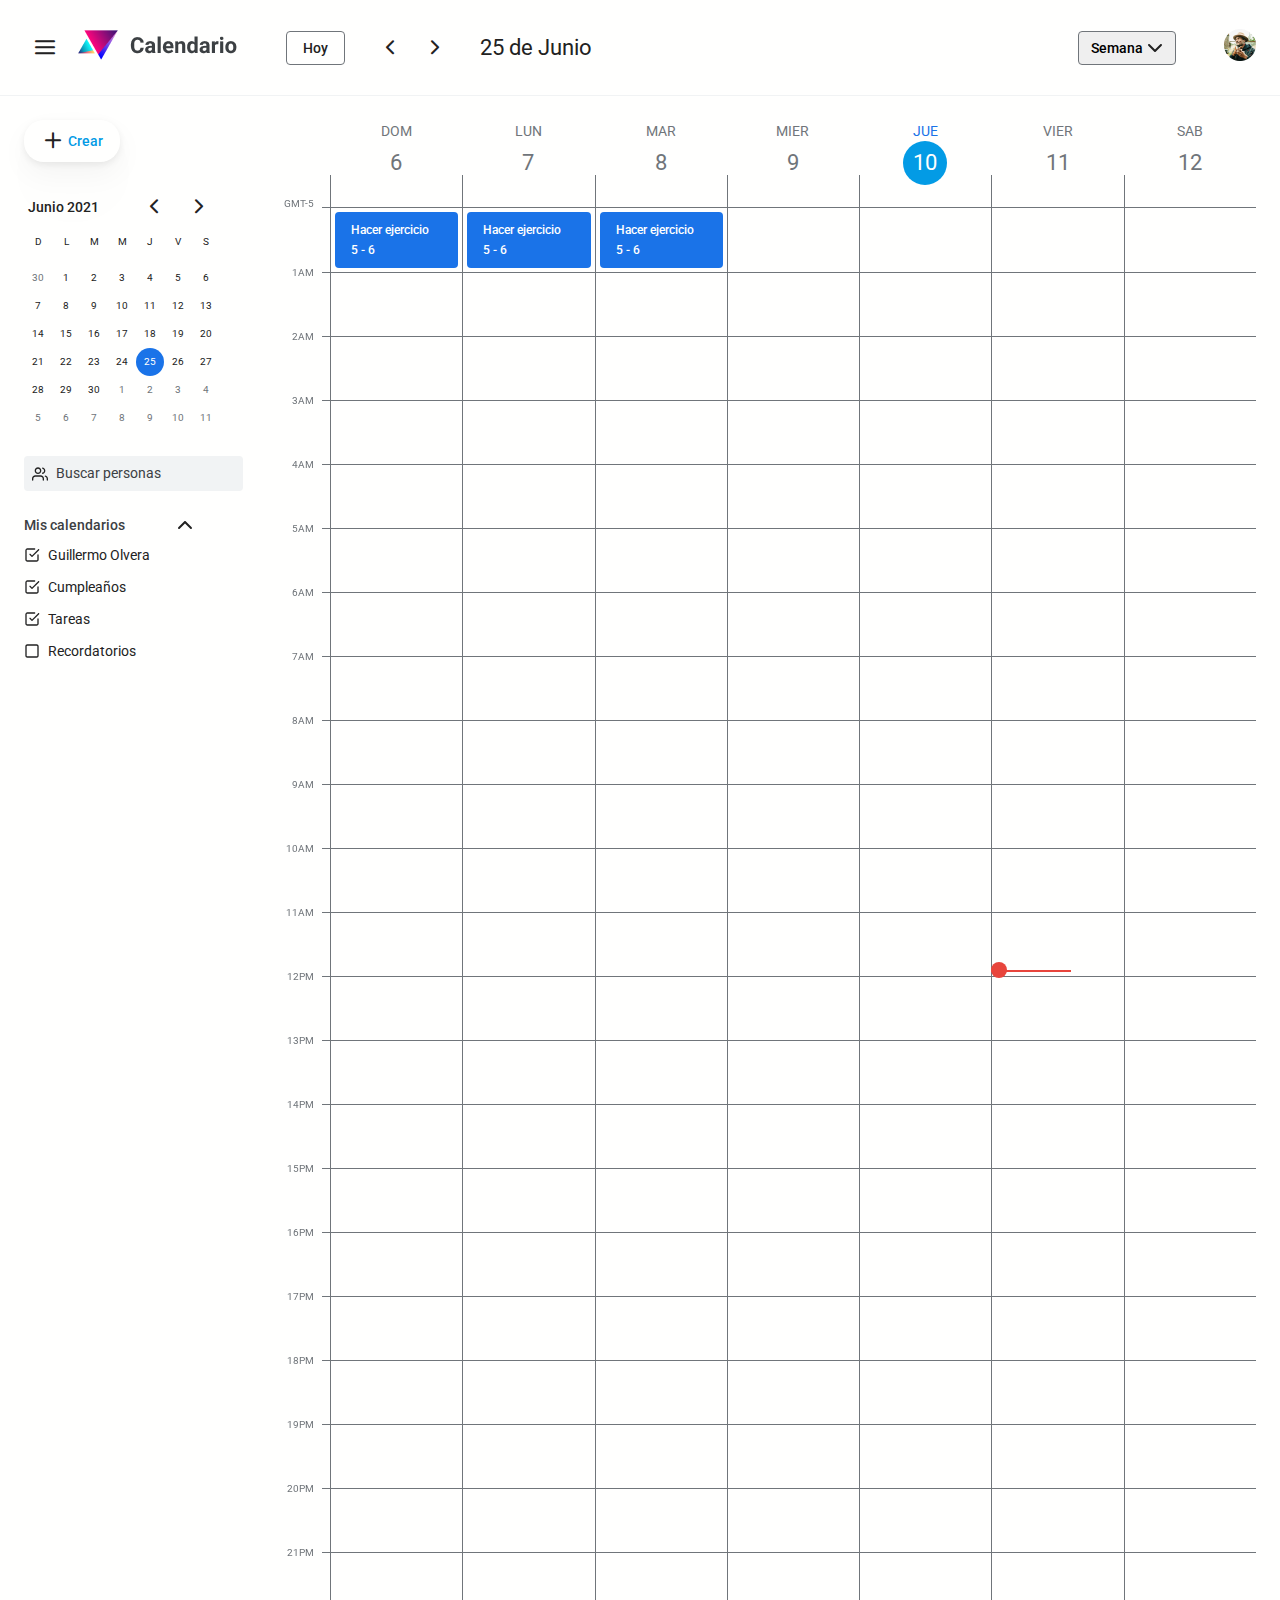
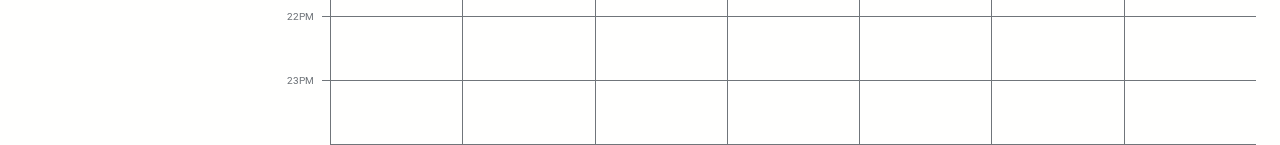
<file: index.html>
<!DOCTYPE html>
<html lang="en">

<head>
    <meta charset="UTF-8">
    <meta http-equiv="X-UA-Compatible" content="IE=edge">
    <meta name="viewport" content="width=device-width, initial-scale=1.0">

    <link rel="preconnect" href="https://fonts.googleapis.com">
    <link rel="preconnect" href="https://fonts.gstatic.com" crossorigin>
    <link
        href="https://fonts.googleapis.com/css2?family=Poppins:ital,wght@0,400;1,100&family=Roboto:wght@400;500&display=swap"
        rel="stylesheet">

    <link rel="stylesheet" href="./css/index.css">
    <title>Calendar</title>
</head>

<body>
    <div class="page">
        <header class="header">
            <div class="header-primary">
                <div class="header-logo">
                    <button class="button is-compact">
                        <i class="icon-hamburguerButton"></i>
                    </button>
                    <a href="/" aria-current="page" aria-label="Calendar" tabindex="-1">
                        <img src="./images/logo.png" alt="">
                    </a>
                </div>
                <div class="calendarStatus">
                    <button class="button is-secondary">Hoy</button>
                    <span class="calendarStatus-navigation">
                        <a href="#" class="button is-compact" aria-label="Semana anterior">
                            <i class="icon-chevronLeft" aria-hidden="true"></i>
                        </a>
                        <a href="#" class="button is-compact" aria-label="Siguiente semana">
                            <i class="icon-chevronRight" aria-hidden="true"></i>
                        </a>
                    </span>
                    <time class="calendarStatus-date" datetime="25-06-2021">25 de Junio</time>
                </div>
            </div>
            <div class="header-secondary">
                <select class="select" name="" id="">
                    <option value="" selected>Semana</option>
                    <option value="">Día</option>
                </select>
                <a href="#user">
                    <img src="./images/user.png" alt="">
                </a>
            </div>
        </header>
        <div class="sidebar">
            <button class="button is-rounded is-shadowed">
                <i class="icon-plus" aria-hidden="true"></i>
                <span>Crear</span>
            </button>
            <div class="miniCalendar" aria-label="Calendario de navegación">
                <div class="miniCalendar-status">
                    <time class="miniCalendar-date" datetime="2021-06">Junio 2021</time>
                    <div class="miniCalendar-navigation">
                        <a class="button is-compact" href="#prevMonth" aria-label="Mes anterior">
                            <i class="icon-chevronLeft" aria-hidden="true"></i>
                        </a>
                        <a class="button is-compact" aria-label="Siguiente mes" href="#nextMonth">
                            <i class="icon-chevronRight" aria-hidden="true"></i>
                        </a>
                    </div>
                </div>
                <div class="miniCalendar-header">
                    <span class="miniCalendar-weekDay">D</span>
                    <span class="miniCalendar-weekDay">L</span>
                    <span class="miniCalendar-weekDay">M</span>
                    <span class="miniCalendar-weekDay">M</span>
                    <span class="miniCalendar-weekDay">J</span>
                    <span class="miniCalendar-weekDay">V</span>
                    <span class="miniCalendar-weekDay">S</span>
                </div>
                <div class="miniCalendar-month">
                    <div class="miniCalendar-monthDay is-inactive">30</div>
                    <div class="miniCalendar-monthDay">1</div>
                    <div class="miniCalendar-monthDay">2</div>
                    <div class="miniCalendar-monthDay">3</div>
                    <div class="miniCalendar-monthDay">4</div>
                    <div class="miniCalendar-monthDay">5</div>
                    <div class="miniCalendar-monthDay">6</div>
                    <div class="miniCalendar-monthDay">7</div>
                    <div class="miniCalendar-monthDay">8</div>
                    <div class="miniCalendar-monthDay">9</div>
                    <div class="miniCalendar-monthDay">10</div>
                    <div class="miniCalendar-monthDay">11</div>
                    <div class="miniCalendar-monthDay">12</div>
                    <div class="miniCalendar-monthDay">13</div>
                    <div class="miniCalendar-monthDay">14</div>
                    <div class="miniCalendar-monthDay">15</div>
                    <div class="miniCalendar-monthDay">16</div>
                    <div class="miniCalendar-monthDay">17</div>
                    <div class="miniCalendar-monthDay">18</div>
                    <div class="miniCalendar-monthDay">19</div>
                    <div class="miniCalendar-monthDay">20</div>
                    <div class="miniCalendar-monthDay">21</div>
                    <div class="miniCalendar-monthDay">22</div>
                    <div class="miniCalendar-monthDay">23</div>
                    <div class="miniCalendar-monthDay">24</div>
                    <div class="miniCalendar-monthDay is-selected">25</div>
                    <div class="miniCalendar-monthDay">26</div>
                    <div class="miniCalendar-monthDay">27</div>
                    <div class="miniCalendar-monthDay">28</div>
                    <div class="miniCalendar-monthDay">29</div>
                    <div class="miniCalendar-monthDay">30</div>
                    <div class="miniCalendar-monthDay is-inactive">1</div>
                    <div class="miniCalendar-monthDay is-inactive">2</div>
                    <div class="miniCalendar-monthDay is-inactive">3</div>
                    <div class="miniCalendar-monthDay is-inactive">4</div>
                    <div class="miniCalendar-monthDay is-inactive">5</div>
                    <div class="miniCalendar-monthDay is-inactive">6</div>
                    <div class="miniCalendar-monthDay is-inactive">7</div>
                    <div class="miniCalendar-monthDay is-inactive">8</div>
                    <div class="miniCalendar-monthDay is-inactive">9</div>
                    <div class="miniCalendar-monthDay is-inactive">10</div>
                    <div class="miniCalendar-monthDay is-inactive">11</div>
                </div>
            </div>
            <input type="text" class="search" placeholder="Buscar personas" />
            <details class="myCalendars" open>
                <summary>Mis calendarios</summary>
                <div class="myCalendars-check">
                    <input class="myCalendars-input" type="checkbox" id="guillermo" checked />
                    <label for="oscar">Guillermo Olvera</label>
                </div>
                <div class="myCalendars-check">
                    <input class="myCalendars-input" type="checkbox" id="cumpleanos" checked />
                    <label for="cumpleanos">Cumpleaños</label>
                </div>
                <div class="myCalendars-check">
                    <input class="myCalendars-input" type="checkbox" id="tareas" checked />
                    <label for="tareas">Tareas</label>
                </div>
                <div class="myCalendars-check">
                    <input class="myCalendars-input" type="checkbox" id="recordatorios" />
                    <label for="recordatorios">Recordatorios</label>
                </div>
            </details>
            </aside>
        </div>
        <main class="calendar">
            <div class="currentTime"></div>
            <div class="calendar-week">
                <div class="timezoneCell">GMT-5</div>
                <h2 class="calendarDay">
                    <a href="./calendar-by-day.html" aria-label="Domingo 06 de junio">
                        <time datetime="2021-06-06">
                            <span>DOM</span> <br>
                            <span>6</span>
                        </time>
                    </a>
                </h2>
                <h2 class="calendarDay">
                    <a href="./calendar-by-day.html" aria-label="Lunes 07 de junio">
                        <time datetime="2021-06-07">
                            <span>LUN</span> <br>
                            <span>7</span>
                        </time>
                    </a>
                </h2>
                <h2 class="calendarDay">
                    <a href="./calendar-by-day.html" aria-label="Martes 08 de junio">
                        <time datetime="2021-06-08">
                            <span>MAR</span> <br>
                            <span>8</span>
                        </time>
                    </a>
                </h2>
                <h2 class="calendarDay">
                    <a href="./calendar-by-day.html" aria-label="Miercoles 09 de junio">
                        <time datetime="2021-06-09">
                            <span>MIER</span> <br>
                            <span>9</span>
                        </time>
                    </a>
                </h2>
                <h2 class="calendarDay is-selected">
                    <a href="./calendar-by-day.html" aria-label="Jueves 10 de junio">
                        <time datetime="2021-06-10">
                            <span>JUE</span> <br>
                            <span>10</span>
                        </time>
                    </a>
                </h2>
                <h2 class="calendarDay">
                    <a href="./calendar-by-day.html" aria-label="Viernes 11 de junio">
                        <time datetime="2021-06-11">
                            <span>VIER</span> <br>
                            <span>11</span>
                        </time>
                    </a>
                </h2>
                <h2 class="calendarDay">
                    <a href="./calendar-by-day.html" aria-label="Sabado 12 de junio">
                        <time datetime="2021-06-12">
                            <span>SAB</span> <br>
                            <span>12</span>
                        </time>
                    </a>
                </h2>
                <span class="hourCell"></span>
                <div class="taskCell">
                    <div tabindex="0" class="task" aria-label="De 17:00 a 18:00, hacer ejercicio">
                        <p>Hacer ejercicio</p>
                        <p>
                            <time datetime="17:00">5</time> -
                            <time datetime="18:00">6</time>
                        </p>
                    </div>
                </div>
                <div class="taskCell">
                    <div tabindex="0" class="task" aria-label="De 17:00 a 18:00, hacer ejercicio">
                        <p>Hacer ejercicio</p>
                        <p>
                            <time datetime="17:00">5</time> -
                            <time datetime="18:00">6</time>
                        </p>
                    </div>
                </div>
                <div class="taskCell">
                    <div tabindex="0" class="task" aria-label="De 17:00 a 18:00, hacer ejercicio">
                        <p>Hacer ejercicio</p>
                        <p>
                            <time datetime="17:00">5</time> -
                            <time datetime="18:00">6</time>
                        </p>
                    </div>
                </div>
                <div class="taskCell"></div>
                <div class="taskCell"></div>
                <div class="taskCell"></div>
                <div class="taskCell"></div>
                <span class="hourCell">1AM</span>
                <div class="taskCell"></div>
                <div class="taskCell"></div>
                <div class="taskCell"></div>
                <div class="taskCell"></div>
                <div class="taskCell"></div>
                <div class="taskCell"></div>
                <div class="taskCell"></div>
                <span class="hourCell">2AM</span>
                <div class="taskCell"></div>
                <div class="taskCell"></div>
                <div class="taskCell"></div>
                <div class="taskCell"></div>
                <div class="taskCell"></div>
                <div class="taskCell"></div>
                <div class="taskCell"></div>
                <span class="hourCell">3AM</span>
                <div class="taskCell"></div>
                <div class="taskCell"></div>
                <div class="taskCell"></div>
                <div class="taskCell"></div>
                <div class="taskCell"></div>
                <div class="taskCell"></div>
                <div class="taskCell"></div>
                <span class="hourCell">4AM</span>
                <div class="taskCell"></div>
                <div class="taskCell"></div>
                <div class="taskCell"></div>
                <div class="taskCell"></div>
                <div class="taskCell"></div>
                <div class="taskCell"></div>
                <div class="taskCell"></div>
                <span class="hourCell">5AM</span>
                <div class="taskCell"></div>
                <div class="taskCell"></div>
                <div class="taskCell"></div>
                <div class="taskCell"></div>
                <div class="taskCell"></div>
                <div class="taskCell"></div>
                <div class="taskCell"></div>
                <span class="hourCell">6AM</span>
                <div class="taskCell"></div>
                <div class="taskCell"></div>
                <div class="taskCell"></div>
                <div class="taskCell"></div>
                <div class="taskCell"></div>
                <div class="taskCell"></div>
                <div class="taskCell"></div>
                <span class="hourCell">7AM</span>
                <div class="taskCell"></div>
                <div class="taskCell"></div>
                <div class="taskCell"></div>
                <div class="taskCell"></div>
                <div class="taskCell"></div>
                <div class="taskCell"></div>
                <div class="taskCell"></div>
                <span class="hourCell">8AM</span>
                <div class="taskCell"></div>
                <div class="taskCell"></div>
                <div class="taskCell"></div>
                <div class="taskCell"></div>
                <div class="taskCell"></div>
                <div class="taskCell"></div>
                <div class="taskCell"></div>
                <span class="hourCell">9AM</span>
                <div class="taskCell"></div>
                <div class="taskCell"></div>
                <div class="taskCell"></div>
                <div class="taskCell"></div>
                <div class="taskCell"></div>
                <div class="taskCell"></div>
                <div class="taskCell"></div>
                <span class="hourCell">10AM</span>
                <div class="taskCell"></div>
                <div class="taskCell"></div>
                <div class="taskCell"></div>
                <div class="taskCell"></div>
                <div class="taskCell"></div>
                <div class="taskCell"></div>
                <div class="taskCell"></div>
                <span class="hourCell">11AM</span>
                <div class="taskCell"></div>
                <div class="taskCell"></div>
                <div class="taskCell"></div>
                <div class="taskCell"></div>
                <div class="taskCell"></div>
                <div class="taskCell"></div>
                <div class="taskCell"></div>
                <span class="hourCell">12PM</span>
                <div class="taskCell"></div>
                <div class="taskCell"></div>
                <div class="taskCell"></div>
                <div class="taskCell"></div>
                <div class="taskCell"></div>
                <div class="taskCell"></div>
                <div class="taskCell"></div>
                <span class="hourCell">13PM</span>
                <div class="taskCell"></div>
                <div class="taskCell"></div>
                <div class="taskCell"></div>
                <div class="taskCell"></div>
                <div class="taskCell"></div>
                <div class="taskCell"></div>
                <div class="taskCell"></div>
                <span class="hourCell">14PM</span>
                <div class="taskCell"></div>
                <div class="taskCell"></div>
                <div class="taskCell"></div>
                <div class="taskCell"></div>
                <div class="taskCell"></div>
                <div class="taskCell"></div>
                <div class="taskCell"></div>
                <span class="hourCell">15PM</span>
                <div class="taskCell"></div>
                <div class="taskCell"></div>
                <div class="taskCell"></div>
                <div class="taskCell"></div>
                <div class="taskCell"></div>
                <div class="taskCell"></div>
                <div class="taskCell"></div>
                <span class="hourCell">16PM</span>
                <div class="taskCell"></div>
                <div class="taskCell"></div>
                <div class="taskCell"></div>
                <div class="taskCell"></div>
                <div class="taskCell"></div>
                <div class="taskCell"></div>
                <div class="taskCell"></div>
                <span class="hourCell">17PM</span>
                <div class="taskCell"></div>
                <div class="taskCell"></div>
                <div class="taskCell"></div>
                <div class="taskCell"></div>
                <div class="taskCell"></div>
                <div class="taskCell"></div>
                <div class="taskCell"></div>
                <span class="hourCell">18PM</span>
                <div class="taskCell"></div>
                <div class="taskCell"></div>
                <div class="taskCell"></div>
                <div class="taskCell"></div>
                <div class="taskCell"></div>
                <div class="taskCell"></div>
                <div class="taskCell"></div>
                <span class="hourCell">19PM</span>
                <div class="taskCell"></div>
                <div class="taskCell"></div>
                <div class="taskCell"></div>
                <div class="taskCell"></div>
                <div class="taskCell"></div>
                <div class="taskCell"></div>
                <div class="taskCell"></div>
                <span class="hourCell">20PM</span>
                <div class="taskCell"></div>
                <div class="taskCell"></div>
                <div class="taskCell"></div>
                <div class="taskCell"></div>
                <div class="taskCell"></div>
                <div class="taskCell"></div>
                <div class="taskCell"></div>
                <span class="hourCell">21PM</span>
                <div class="taskCell"></div>
                <div class="taskCell"></div>
                <div class="taskCell"></div>
                <div class="taskCell"></div>
                <div class="taskCell"></div>
                <div class="taskCell"></div>
                <div class="taskCell"></div>
                <span class="hourCell">22PM</span>
                <div class="taskCell"></div>
                <div class="taskCell"></div>
                <div class="taskCell"></div>
                <div class="taskCell"></div>
                <div class="taskCell"></div>
                <div class="taskCell"></div>
                <div class="taskCell"></div>
                <span class="hourCell">23PM</span>
                <div class="taskCell"></div>
                <div class="taskCell"></div>
                <div class="taskCell"></div>
                <div class="taskCell"></div>
                <div class="taskCell"></div>
                <div class="taskCell"></div>
                <div class="taskCell"></div>
            </div>
        </main>
    </div>

    <dialog class="modal">
        <form class="createTask">
            <div class="input its-outstanding">
                <div class="input-body">
                    <input type="text" name="title" placeholder="Añade un titulo" required>
                </div>
            </div>

            <div class="input">
                <i class="icon-clock"></i>
                <div class="input-body">
                    <input type="date" name="date" required>
                    <input type="time" name="time-start" required>
                    <input type="time" name="time-end" required>
                </div>
            </div>

            <div class="input">
                <i class="icon-users"></i>
                <div class="input-body">
                    <input type="text" list="guests" name="guests" placeholder="Agregar invitados" required>
                    <datalist id="guests">
                        <option value="Leonidas"></option>
                        <option value="Carlos"></option>
                        <option value="Miguel"></option>
                        <option value="Sandra"></option>
                        <option value="Cristopher"></option>
                    </datalist>
                </div>
            </div>

            <div class="input">
                <i class="icon-gps"></i>
                <div class="input-body">
                    <input type="text" placeholder="Agregar ubicación" name="location">
                </div>
            </div>

            <div class="input">
                <i class="icon-text"></i>
                <div class="input-body">
                    <input type="file" multiple value="Escoger archivos">
                </div>
            </div>

            <div class="input">
                <i class="icon-text"></i>
                <div class="input-body">
                    <textarea name="description" placeholder="Agregar descripción" id="" cols="40" rows="2"></textarea>
                </div>
            </div>
        </form>
        <div class="modal-actions">
            <button class="button" id="close-modal">Cancelar</button>
            <button class="button is-primary">Guardar</button>
        </div>
    </dialog>

    <script src="./js/app.js" type="module"></script>
</body>

</html>
</file>
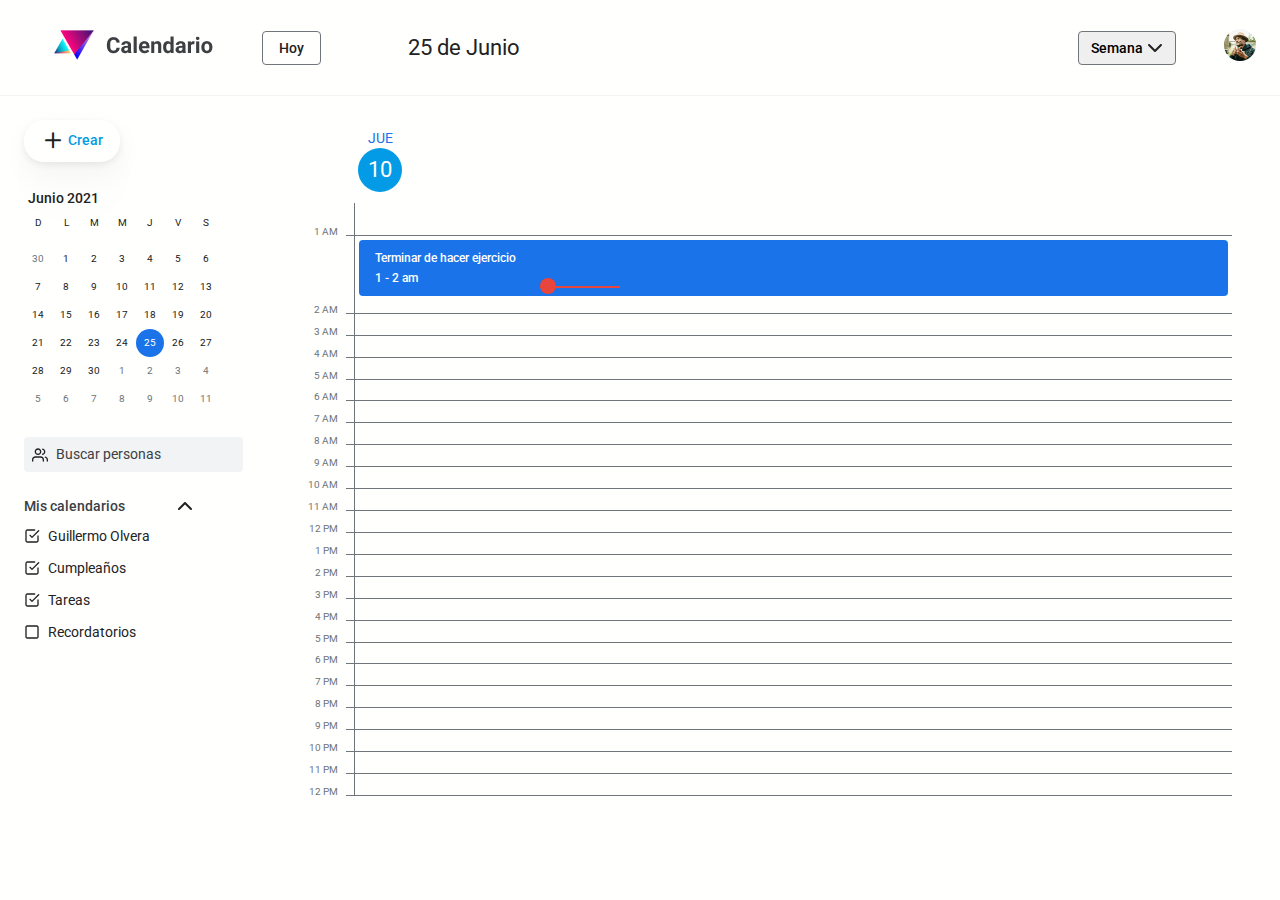
<file: calendar-by-day.html>
<!DOCTYPE html>
<html lang="en">

<head>
  <meta charset="UTF-8" />
  <meta http-equiv="X-UA-Compatible" content="IE=edge" />
  <meta name="viewport" content="width=device-width, initial-scale=1.0" />
  <link rel="stylesheet" href="./css/index.css" />
  <link rel="preconnect" href="https://fonts.googleapis.com" />
  <link rel="preconnect" href="https://fonts.gstatic.com" crossorigin />
  <link href="https://fonts.googleapis.com/css2?family=Roboto:wght@400;500&display=swap" rel="stylesheet" />
  <title>Calendar</title>
</head>

<body>
  <div class="page">
    <header class="header">
      <div class="header-primary">
        <div class="header-logo">
          <button class="button is-compact" aria-label="Boton de menú">
            <i class="icon-hamburguer" aria-hidden="true"></i>
          </button>
          <a href="./index.html" aria-label="Calendar" tabindex="-1">
            <img src="./images/logo.png" alt="Logo de Google Calendar" />
          </a>
        </div>
        <div class="calendarStatus">
          <button class="button is-secondary">Hoy</button>
          <span class="calendarStatus-navigation">
            <a href="#" class="button is-compact" aria-label="Semana anterior">
              <i class="icon-chevron-left" aria-hidden="true"></i>
            </a>
            <a href="#" class="button is-compact" aria-label="Semana Siguiente">
              <i class="icon-chevron-right" aria-hidden="true"></i>
            </a>
          </span>
          <time class="calendarStatus-date" datetime="2021-25-06">
            25 de Junio
          </time>
        </div>
      </div>
      <div class="header-secondary">
        <select class="select">
          <option selected>Semana</option>
          <option>Día</option>
        </select>
        <a href="#user">
          <img src="./images/user.png" alt="Imágen del usuario" />
        </a>
      </div>
    </header>
    <aside class="sidebar">
      <button class="button is-rounded is-shadowed">
        <i class="icon-plus" aria-hidden="true"></i>
        Crear
      </button>
      <div class="miniCalendar" aria-label="Calendario de navegación">
        <div class="miniCalendar-status">
          <time class="miniCalendar-date" datetime="2021-06">Junio 2021</time>
          <div class="miniCalendar-navigation">
            <a class="button is-compact" href="#prevMonth" aria-label="Mes anterior">
              <i class="icon-chevron-left" aria-hidden="true"></i>
            </a>
            <a class="button is-compact" href="#nextMonth" aria-label="Siguiente mes">
              <i class="icon-chevron-right" aria-hidden="true"></i>
            </a>
          </div>
        </div>
        <div class="miniCalendar-header">
          <span class="miniCalendar-weekDay">D</span>
          <span class="miniCalendar-weekDay">L</span>
          <span class="miniCalendar-weekDay">M</span>
          <span class="miniCalendar-weekDay">M</span>
          <span class="miniCalendar-weekDay">J</span>
          <span class="miniCalendar-weekDay">V</span>
          <span class="miniCalendar-weekDay">S</span>
        </div>
        <div class="miniCalendar-month">
          <div class="miniCalendar-monthDay is-inactive">30</div>
          <div class="miniCalendar-monthDay">1</div>
          <div class="miniCalendar-monthDay">2</div>
          <div class="miniCalendar-monthDay">3</div>
          <div class="miniCalendar-monthDay">4</div>
          <div class="miniCalendar-monthDay">5</div>
          <div class="miniCalendar-monthDay">6</div>
          <div class="miniCalendar-monthDay">7</div>
          <div class="miniCalendar-monthDay">8</div>
          <div class="miniCalendar-monthDay">9</div>
          <div class="miniCalendar-monthDay">10</div>
          <div class="miniCalendar-monthDay">11</div>
          <div class="miniCalendar-monthDay">12</div>
          <div class="miniCalendar-monthDay">13</div>
          <div class="miniCalendar-monthDay">14</div>
          <div class="miniCalendar-monthDay">15</div>
          <div class="miniCalendar-monthDay">16</div>
          <div class="miniCalendar-monthDay">17</div>
          <div class="miniCalendar-monthDay">18</div>
          <div class="miniCalendar-monthDay">19</div>
          <div class="miniCalendar-monthDay">20</div>
          <div class="miniCalendar-monthDay">21</div>
          <div class="miniCalendar-monthDay">22</div>
          <div class="miniCalendar-monthDay">23</div>
          <div class="miniCalendar-monthDay">24</div>
          <div class="miniCalendar-monthDay is-selected">25</div>
          <div class="miniCalendar-monthDay">26</div>
          <div class="miniCalendar-monthDay">27</div>
          <div class="miniCalendar-monthDay">28</div>
          <div class="miniCalendar-monthDay">29</div>
          <div class="miniCalendar-monthDay">30</div>
          <div class="miniCalendar-monthDay is-inactive">1</div>
          <div class="miniCalendar-monthDay is-inactive">2</div>
          <div class="miniCalendar-monthDay is-inactive">3</div>
          <div class="miniCalendar-monthDay is-inactive">4</div>
          <div class="miniCalendar-monthDay is-inactive">5</div>
          <div class="miniCalendar-monthDay is-inactive">6</div>
          <div class="miniCalendar-monthDay is-inactive">7</div>
          <div class="miniCalendar-monthDay is-inactive">8</div>
          <div class="miniCalendar-monthDay is-inactive">9</div>
          <div class="miniCalendar-monthDay is-inactive">10</div>
          <div class="miniCalendar-monthDay is-inactive">11</div>
        </div>
      </div>
      <input type="text" class="search" placeholder="Buscar personas" />
      <details class="myCalendars" open>
        <summary>Mis calendarios</summary>
        <div class="myCalendars-check">
          <input class="myCalendars-input" type="checkbox" id="oscar" checked />
          <label for="oscar">Guillermo Olvera</label>
        </div>
        <div class="myCalendars-check">
          <input class="myCalendars-input" type="checkbox" id="cumpleanos" checked />
          <label for="cumpleanos">Cumpleaños</label>
        </div>
        <div class="myCalendars-check">
          <input class="myCalendars-input" type="checkbox" id="tareas" checked />
          <label for="tareas">Tareas</label>
        </div>
        <div class="myCalendars-check">
          <input class="myCalendars-input" type="checkbox" id="recordatorios" />
          <label for="recordatorios">Recordatorios</label>
        </div>
      </details>
    </aside>
    <main class="calendar">
      <div class="currentTime"></div>
      <div class="calendar-day">
        <div class="timezoneCell">1 AM</div>
        <h2 class="calendarDay is-selected">
          <a href="#" aria-label="Jueves 10 de Junio">
            <time datetime="10-06-2021">
              <span>JUE</span> <br />
              <span>10</span>
            </time>
          </a>
        </h2>
        <div class="timezoneCell">2 AM</div>
        <div class="taskCell">
          <div tabindex="0" class="task" aria-label="de 5:00 a 6:00, terminar de hacer ejercicio">
            <p>Terminar de hacer ejercicio</p>
            <p>
              <time datetime="1:00">1</time> -
              <time datetime="2:00">2 am</time>
            </p>
          </div>
        </div>
        <div class="timezoneCell">3 AM</div>
        <div class="taskCell"></div>
        <div class="timezoneCell">4 AM</div>
        <div class="taskCell"></div>
        <div class="timezoneCell">5 AM</div>
        <div class="taskCell"></div>
        <div class="timezoneCell">6 AM</div>
        <div class="taskCell"></div>
        <div class="timezoneCell">7 AM</div>
        <div class="taskCell"></div>
        <div class="timezoneCell">8 AM</div>
        <div class="taskCell"></div>
        <div class="timezoneCell">9 AM</div>
        <div class="taskCell"></div>
        <div class="timezoneCell">10 AM</div>
        <div class="taskCell"></div>
        <div class="timezoneCell">11 AM</div>
        <div class="taskCell"></div>
        <div class="timezoneCell">12 PM</div>
        <div class="taskCell"></div>
        <div class="timezoneCell">1 PM</div>
        <div class="taskCell"></div>
        <div class="timezoneCell">2 PM</div>
        <div class="taskCell"></div>
        <div class="timezoneCell">3 PM</div>
        <div class="taskCell"></div>
        <div class="timezoneCell">4 PM</div>
        <div class="taskCell"></div>
        <div class="timezoneCell">5 PM</div>
        <div class="taskCell"></div>
        <div class="timezoneCell">6 PM</div>
        <div class="taskCell"></div>
        <div class="timezoneCell">7 PM</div>
        <div class="taskCell"></div>
        <div class="timezoneCell">8 PM</div>
        <div class="taskCell"></div>
        <div class="timezoneCell">9 PM</div>
        <div class="taskCell"></div>
        <div class="timezoneCell">10 PM</div>
        <div class="taskCell"></div>
        <div class="timezoneCell">11 PM</div>
        <div class="taskCell"></div>
        <div class="timezoneCell">12 PM</div>
        <div class="taskCell"></div>
      </div>
    </main>
  </div>
  <dialog class="modal">
    <form class="createTask">
      <div class="input is-outstanding">
        <div class="input-body">
          <input type="text" name="title" placeholder="Añade un título" required />
        </div>
      </div>
      <div class="input">
        <i class="icon-clock" aria-hidden="true"></i>
        <div class="input-body">
          <input type="date" name="date" required />
          <input type="time" name="time-start" required />
          <input type="time" name="time-end" required />
        </div>
      </div>
      <div class="input">
        <i class="icon-users" aria-hidden="true"></i>
        <div class="input-body">
          <input type="text" list="guests" name="guests" placeholder="Agregar invitados" required autocomplete="off" />
          <datalist id="guests">
            <option value="Maria Dolores"></option>
            <option value="Ana Zepeda"></option>
            <option value="Tadeo López"></option>
          </datalist>
        </div>
      </div>
      <div class="input">
        <i class="icon-gps" aria-hidden="true"></i>
        <div class="input-body">
          <input name="location" type="text" placeholder="Agregar ubicación" />
        </div>
      </div>
      <div class="input">
        <i class="icon-text" aria-hidden="true"></i>
        <div class="input-body"><input type="file" multiple /></div>
      </div>
      <div class="input">
        <i class="icon-text" aria-hidden="true"></i>
        <div class="icon-body">
          <textarea name="description" placeholder="Agregar descripción" id="" cols="51" rows="2"></textarea>
        </div>
      </div>
    </form>
    <div class="modal-actions">
      <button class="button" id="close-modal">Cancelar</button>
      <button class="button is-primary">Guardar</button>
    </div>
  </dialog>
  <script src="./js/app.js" type="module"></script>
</body>

</html>
</file>
<file: css/index.css>
@import './global.css';
@import './icons.css';
@import './page.css';
@import './calendar.css';
@import './button.css';
@import './select.css';
@import './calendar-status.css';
@import './header.css';
@import './mini-calendar.css';
@import './sidebar.css';
@import './modal.css';
@import './input.css';
@import './create-task.css';
@import './calendars-checkbox.css'
</file>
